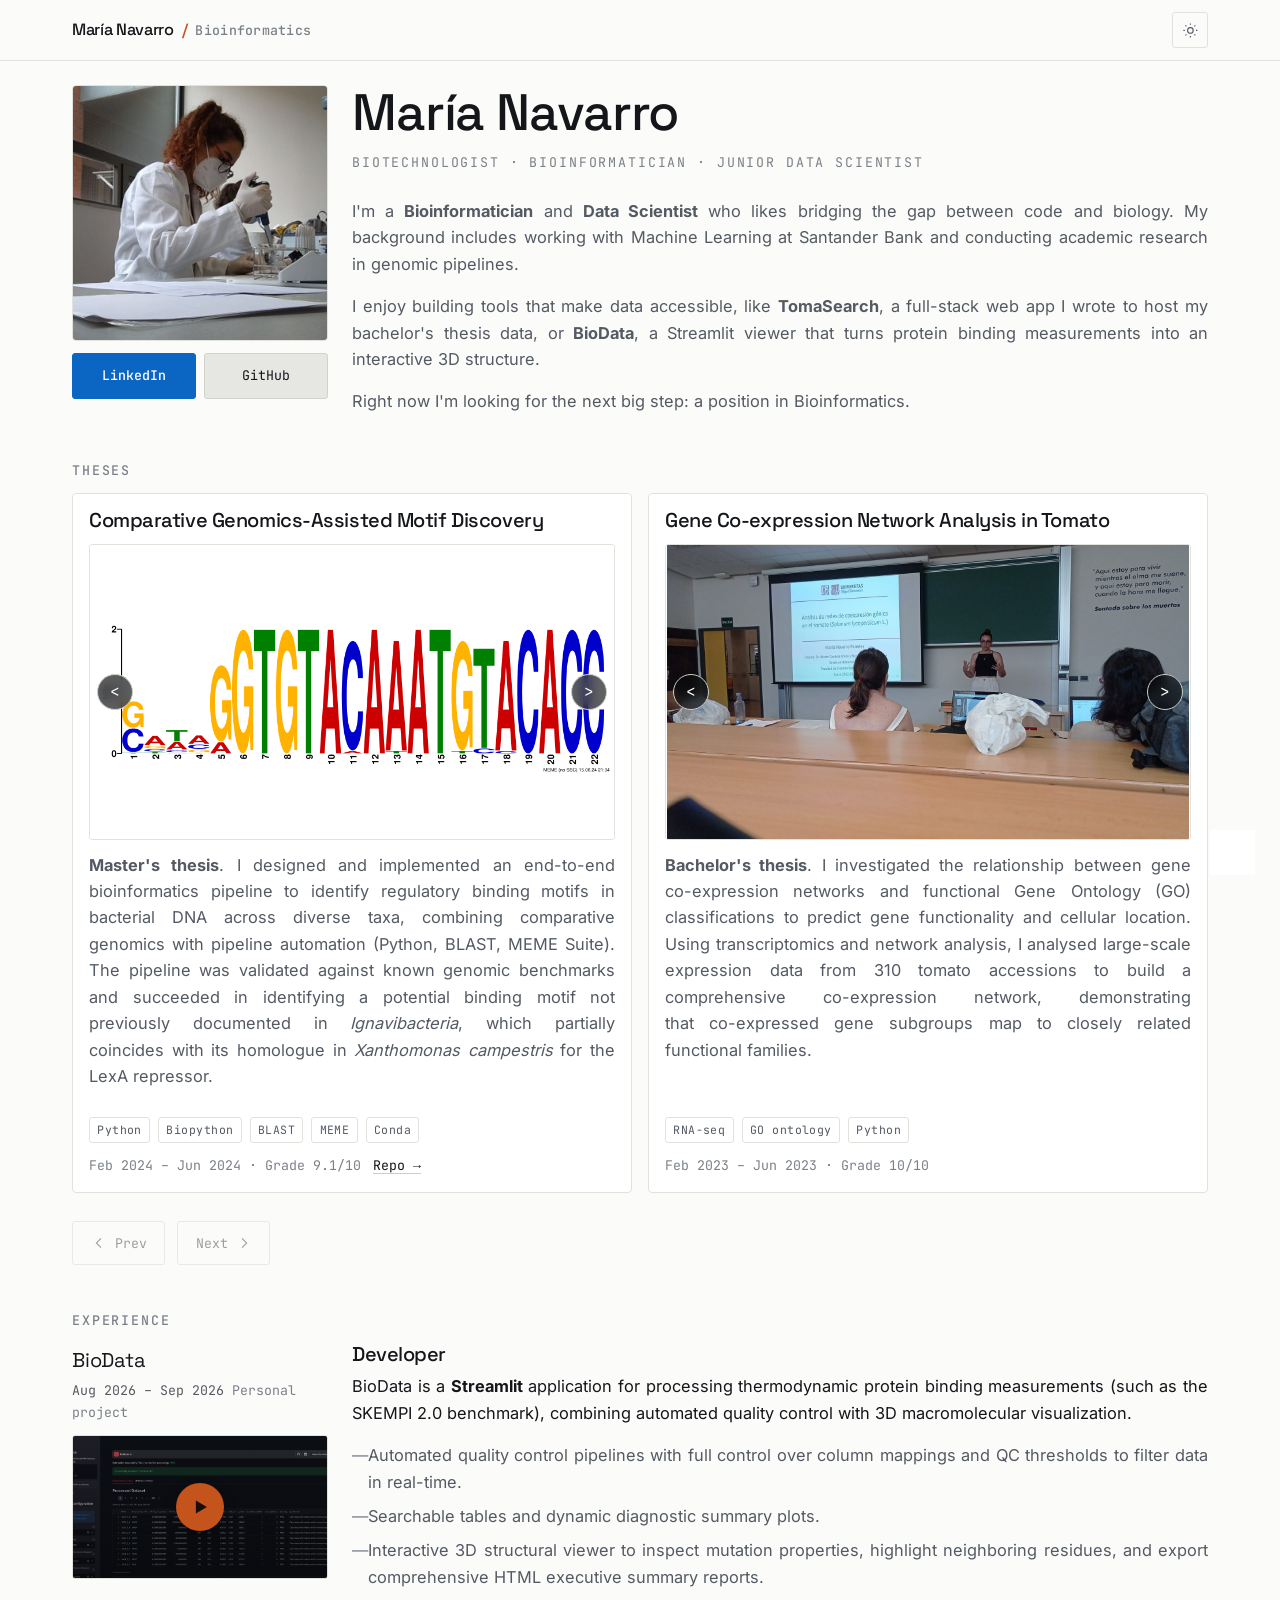
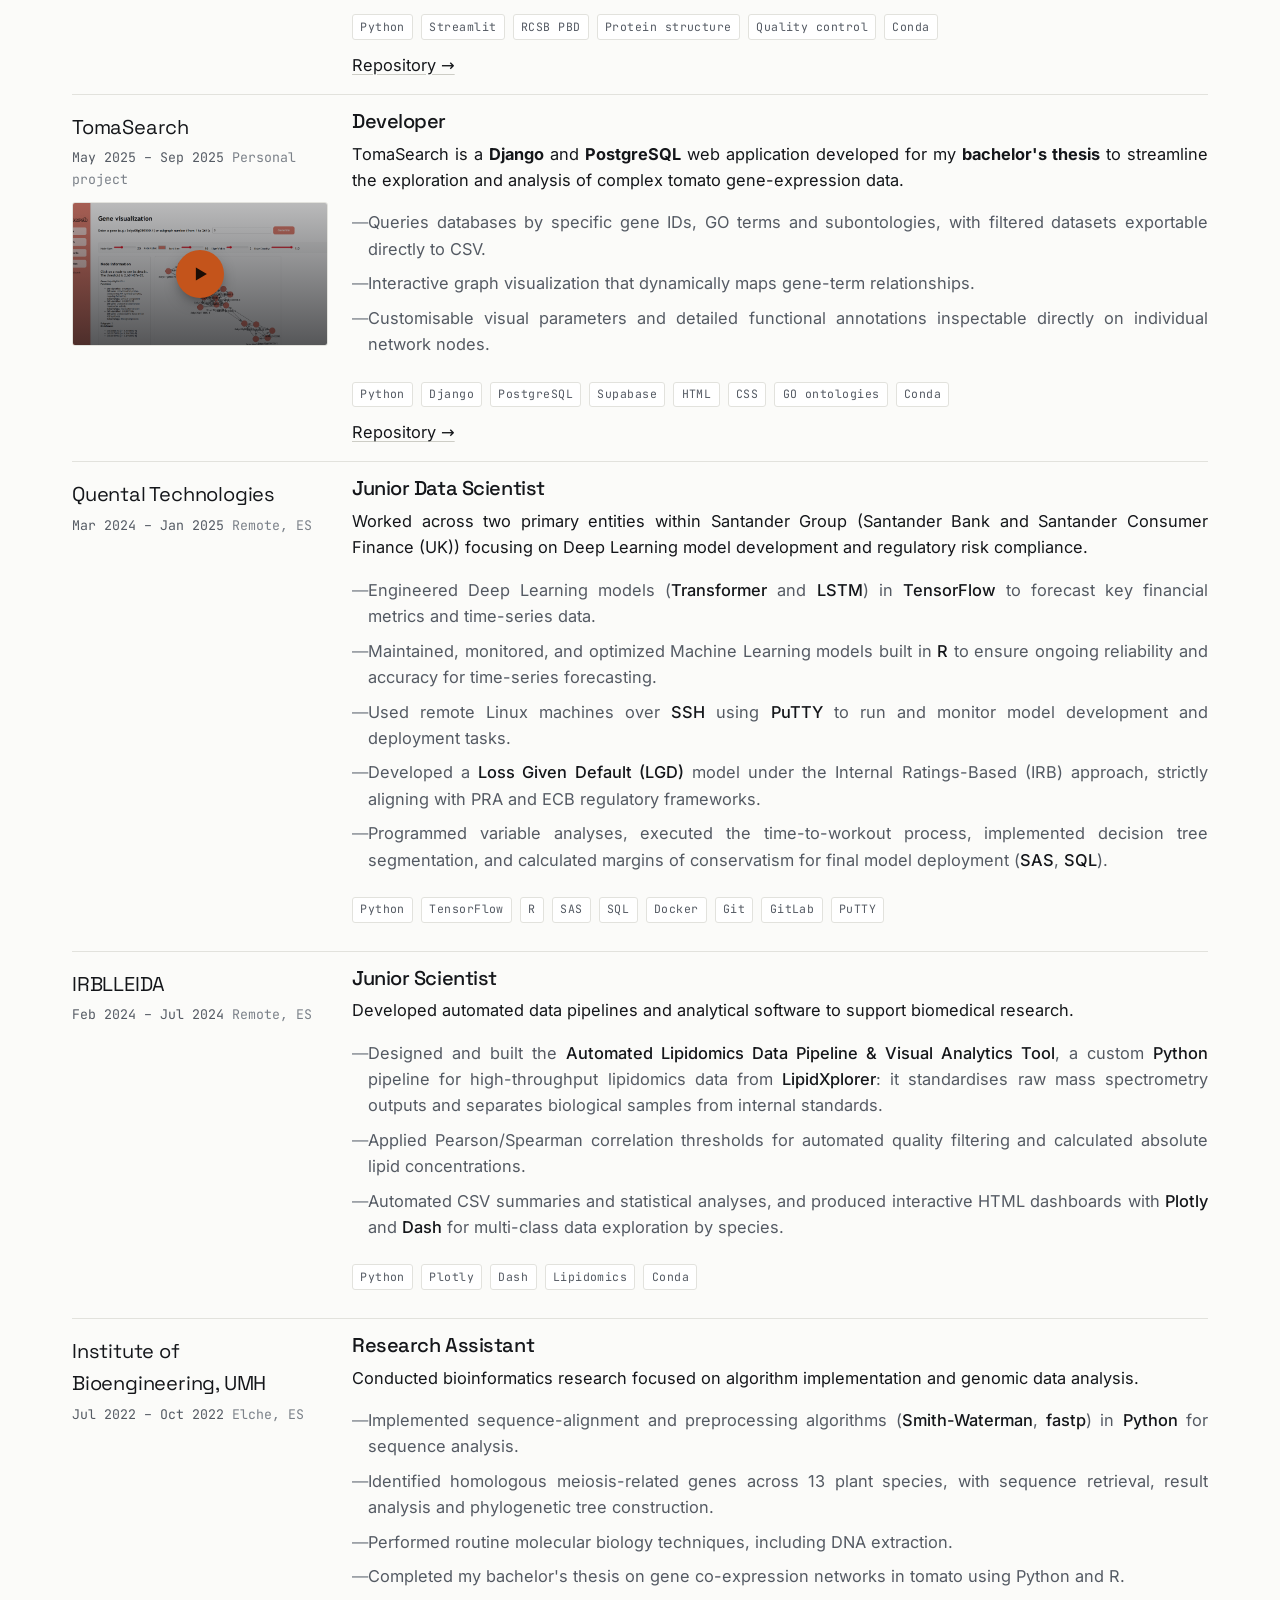
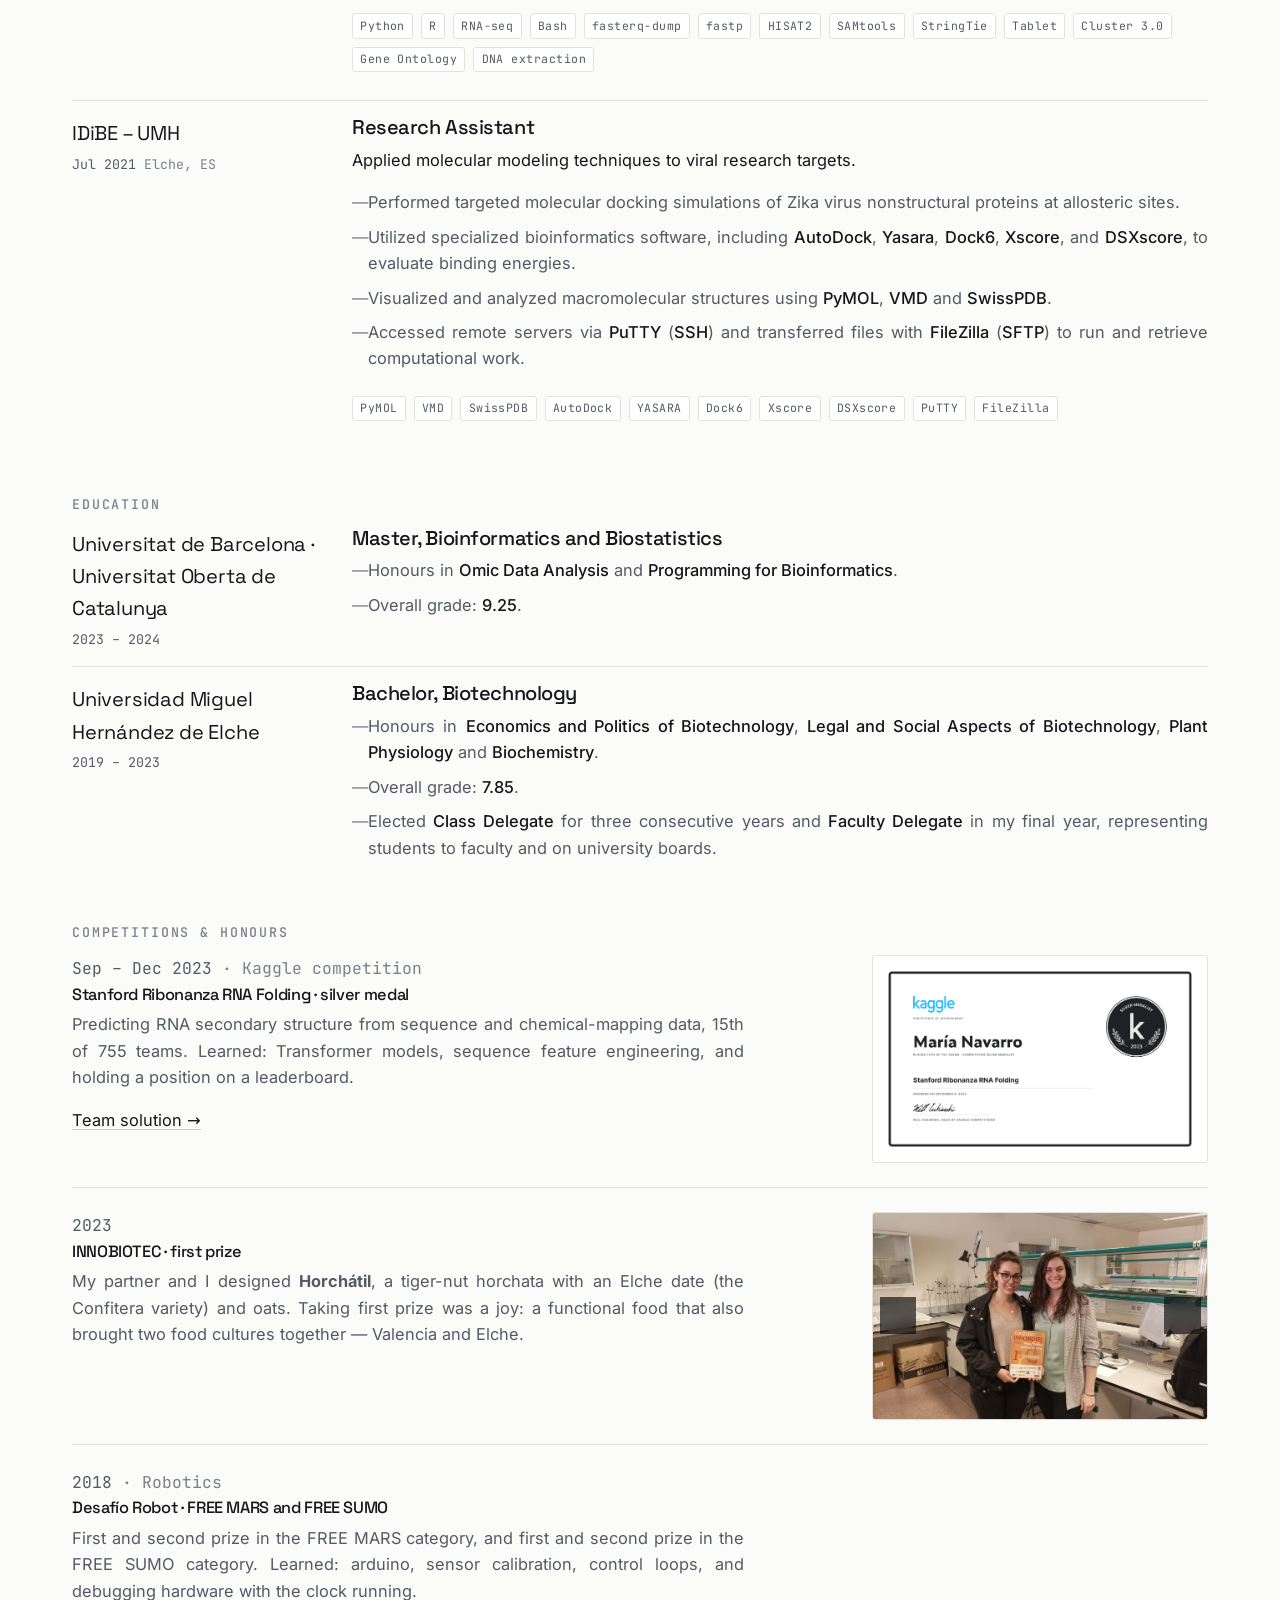
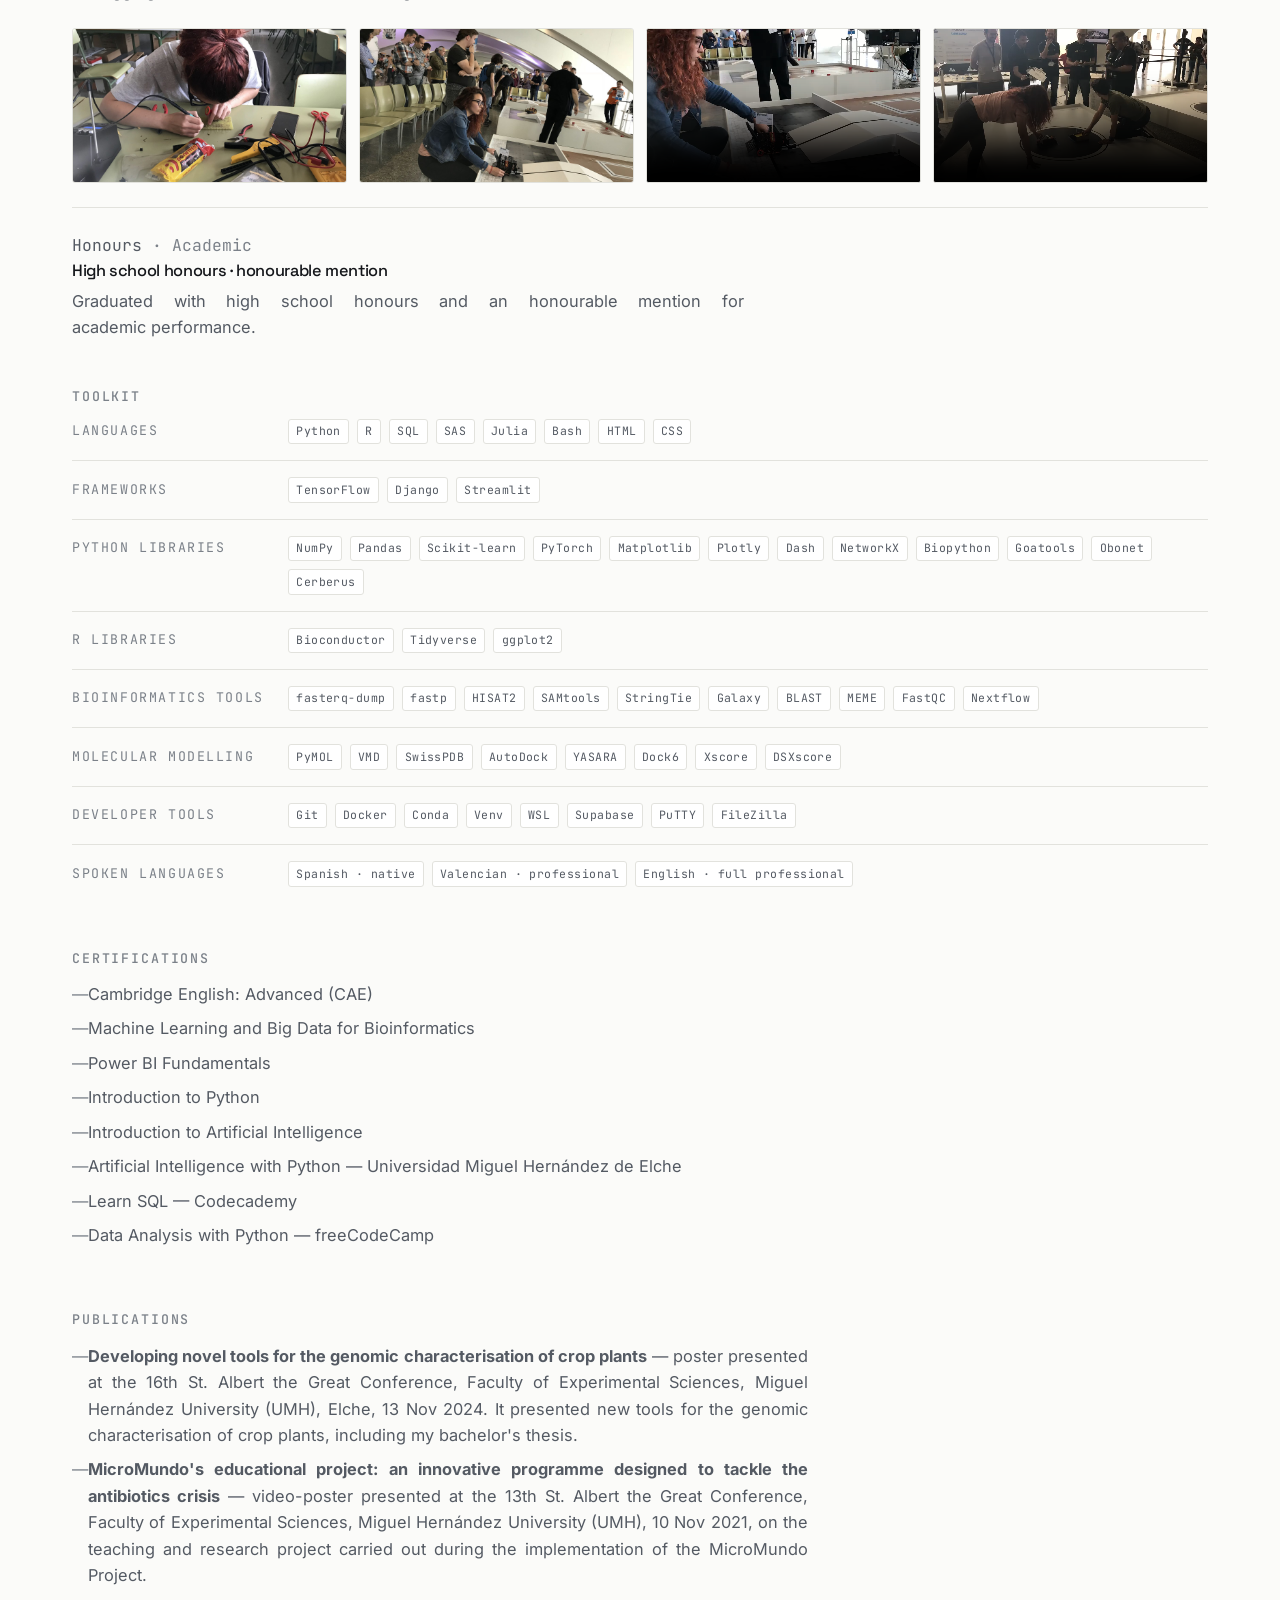
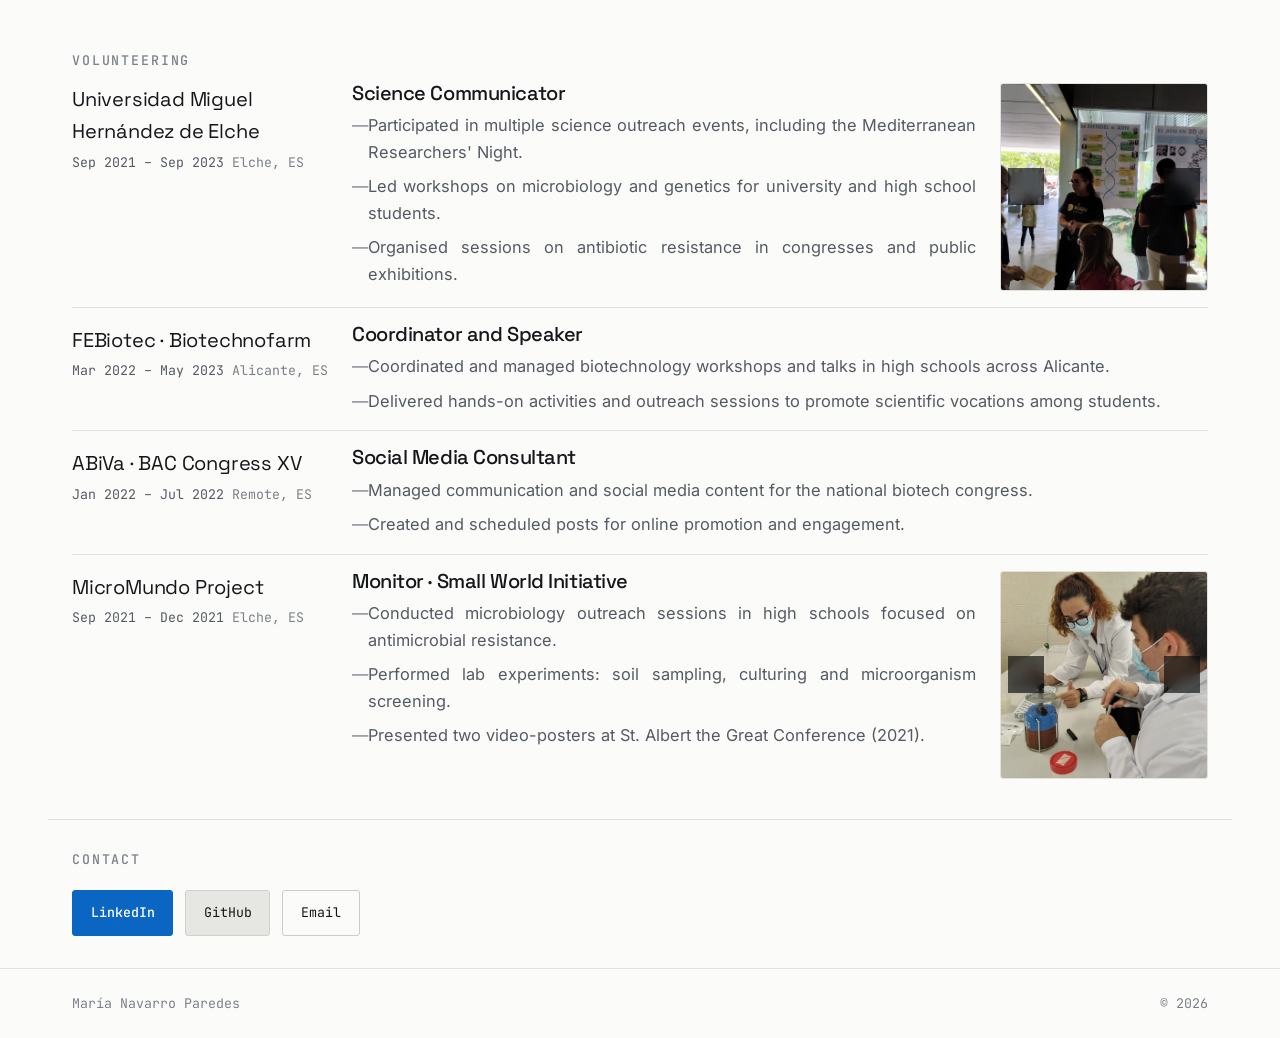
<file: index.html>
<!DOCTYPE html>
<html lang="en" data-theme="light">
<head>
<meta charset="utf-8">
<meta name="viewport" content="width=device-width, initial-scale=1">
<title>María Navarro — Bioinformatician &amp; Data Scientist</title>
<meta name="description" content="María Navarro Paredes — Data Scientist and Bioinformatician. MSc Bioinformatics &amp; Biostatistics, BSc Biotechnology. Python, R, SQL, machine learning and genomic pipelines.">
<meta name="author" content="María Navarro Paredes">
<link rel="canonical" href="https://manaves.github.io/portfolio/">

<meta property="og:type" content="profile">
<meta property="og:title" content="María Navarro — Bioinformatician &amp; Data Scientist">
<meta property="og:description" content="Bioinformatician and Data Scientist bridging the gap between code and biology.">
<meta property="og:url" content="https://manaves.github.io/portfolio/">
<meta property="og:image" content="https://manaves.github.io/portfolio/assets/img/maria.jpg">
<meta name="twitter:card" content="summary_large_image">

<link rel="icon" href="assets/img/favicon.svg" type="image/svg+xml">
<link rel="stylesheet" href="assets/css/fonts.css">
<link rel="stylesheet" href="assets/css/site.css?v=8">

<script type="application/ld+json">
{
  "@context": "https://schema.org",
  "@type": "Person",
  "name": "María Navarro Paredes",
  "alternateName": "María Navarro",
  "jobTitle": "Bioinformatician & Data Scientist",
  "url": "https://manaves.github.io/portfolio/",
  "image": "https://manaves.github.io/portfolio/assets/img/maria.jpg",
  "email": "mailto:navarroparedesmaria@gmail.com",
  "sameAs": [
    "https://github.com/manaves",
    "https://www.linkedin.com/in/maria-navarro-paredes/"
  ],
  "alumniOf": ["Universitat Oberta de Catalunya", "University of Barcelona", "Universidad Miguel Hernández de Elche"],
  "knowsAbout": ["Bioinformatics", "Biostatistics", "Biotechnology", "Data Science", "Python", "R", "SQL", "Machine Learning"]
}
</script>
</head>
<body>
<a class="skip" href="#main">Skip to content</a>

<header class="site-header">
  <div class="shell">
    <a class="brand" href="index.html">
      María Navarro <span class="brand-dot" aria-hidden="true">/</span>
      <span class="brand-meta">Bioinformatics</span>
    </a>
    <button class="icon-btn" id="theme-toggle" type="button" aria-label="Switch to dark theme" title="Switch theme">
      <svg class="icon-moon" viewBox="0 0 24 24" fill="none" stroke="currentColor" stroke-width="1.6" aria-hidden="true"><path d="M21 12.8A9 9 0 1 1 11.2 3a7 7 0 0 0 9.8 9.8Z"/></svg>
      <svg class="icon-sun" viewBox="0 0 24 24" fill="none" stroke="currentColor" stroke-width="1.6" aria-hidden="true"><circle cx="12" cy="12" r="4"/><path d="M12 2v2M12 20v2M4.9 4.9l1.4 1.4M17.7 17.7l1.4 1.4M2 12h2M20 12h2M4.9 19.1l1.4-1.4M17.7 6.3l1.4-1.4"/></svg>
    </button>
  </div>
</header>

<main id="main">

  <!-- ------------------------------------------------------- who I am -->
  <section class="hero-simple shell">
    <div class="hero-inner">
      <div class="hero-photo">
        <figure class="portrait reveal">
          <img src="assets/img/maria.jpg" alt="María Navarro" width="640" height="640">
        </figure>
        <div class="cta-row hero-social">
          <a class="btn btn--linkedin" href="https://www.linkedin.com/in/maria-navarro-paredes/" target="_blank" rel="me noopener">LinkedIn</a>
          <a class="btn btn--github" href="https://github.com/manaves" target="_blank" rel="me noopener">GitHub</a>
        </div>
      </div>

      <div>
        <h1>María Navarro</h1>
        <p class="hero-role">Biotechnologist · Bioinformatician · Junior Data Scientist</p>
        <p class="hero-bio">
          I'm a <strong>Bioinformatician</strong> and <strong>Data Scientist</strong> who likes bridging the gap between code and
          biology. My background includes working with Machine Learning at Santander Bank and conducting academic research in genomic pipelines.
        </p>
        <p class="hero-bio">
          I enjoy building tools that make data accessible, like <strong>TomaSearch</strong>, a full-stack web app I
          wrote to host my bachelor's thesis data, or <strong>BioData</strong>, a Streamlit viewer that turns protein binding
          measurements into an interactive 3D structure.
        </p>
        <p class="hero-bio">
          Right now I'm looking for the next big step: a position in Bioinformatics.
        </p>
      </div>
    </div>
  </section>

  <!-- -------------------------------------------------------- projects -->
  <section class="section shell" id="projects">
    <div class="section-head">
      <h2 class="eyebrow">Theses</h2>
    </div>

    <div class="carousel" data-carousel>
      <div class="carousel-track" id="projects-track" tabindex="0" role="group" aria-label="Projects, horizontally scrollable">

        <article class="card">
          <h3><a href="https://github.com/ErillLab/CAG-MD" target="_blank" rel="noopener">Comparative Genomics-Assisted Motif Discovery</a></h3>
          <div class="gallery" data-gallery tabindex="0" role="group" aria-label="Master's thesis pictures">
            <div class="gallery-viewport">
              <figure class="gallery-slide is-active">
                <img src="assets/img/projects/TFM.png" alt="A figure from my master's thesis on comparative genomics-assisted motif discovery" width="907" height="283" loading="lazy">
              </figure>
              <figure class="gallery-slide">
                <img src="assets/img/projects/TFM2.png" alt="A second figure from my master's thesis on comparative genomics-assisted motif discovery" width="907" height="283" loading="lazy">
              </figure>
            </div>
            <button class="gallery-btn gallery-prev" type="button" aria-label="Previous image">&lt;</button>
            <button class="gallery-btn gallery-next" type="button" aria-label="Next image">&gt;</button>
          </div>
          <p><strong>Master's thesis</strong>. I designed and implemented an end-to-end bioinformatics pipeline to identify regulatory binding motifs in bacterial DNA across diverse taxa, combining comparative genomics with pipeline automation (Python, BLAST, MEME Suite). The pipeline was validated against known genomic benchmarks and succeeded in identifying a potential binding motif not previously documented in <em>Ignavibacteria</em>, which partially coincides with its homologue in <em>Xanthomonas campestris</em> for the LexA repressor.</p>
          <div class="tags"><span class="tag">Python</span><span class="tag">Biopython</span><span class="tag">BLAST</span><span class="tag">MEME</span><span class="tag">Conda</span></div>
          <p class="card-foot"><span class="card-date">Feb 2024 – Jun 2024 · Grade 9.1/10</span><a href="https://github.com/ErillLab/CAG-MD" target="_blank" rel="noopener">Repo &rarr;</a></p>
        </article>

        <article class="card">
          <h3>Gene Co-expression Network Analysis in Tomato</h3>
          <div class="gallery" data-gallery tabindex="0" role="group" aria-label="Bachelor's thesis pictures">
            <div class="gallery-viewport">
              <figure class="gallery-slide is-active">
                <img src="assets/img/projects/TFG.jpg" alt="María presenting her bachelor's thesis on gene co-expression in tomato" width="1600" height="900" loading="lazy">
              </figure>
              <figure class="gallery-slide">
                <img src="assets/img/projects/TFG2.png" alt="A figure from my bachelor's thesis on gene co-expression in tomato" width="511" height="415" loading="lazy">
              </figure>
            </div>
            <button class="gallery-btn gallery-prev" type="button" aria-label="Previous image">&lt;</button>
            <button class="gallery-btn gallery-next" type="button" aria-label="Next image">&gt;</button>
          </div>
          <p><strong>Bachelor's thesis</strong>. I investigated the relationship between gene co-expression networks and functional Gene Ontology (GO) classifications to predict gene functionality and cellular location. Using transcriptomics and network analysis, I analysed large-scale expression data from 310 tomato accessions to build a comprehensive co-expression network, demonstrating that co-expressed gene subgroups map to closely related functional families.</p>
          <div class="tags"><span class="tag">RNA-seq</span><span class="tag">GO ontology</span><span class="tag">Python</span></div>
          <p class="card-foot"><span class="card-date">Feb 2023 – Jun 2023 · Grade 10/10</span></p>
        </article>

      </div>

      <div class="carousel-nav">
        <button class="btn" id="carousel-prev" type="button" aria-label="Previous project">
          <svg viewBox="0 0 24 24" fill="none" stroke="currentColor" stroke-width="1.6" aria-hidden="true"><path d="M15 5l-7 7 7 7"/></svg>
          Prev
        </button>
        <button class="btn" id="carousel-next" type="button" aria-label="Next project">
          Next
          <svg viewBox="0 0 24 24" fill="none" stroke="currentColor" stroke-width="1.6" aria-hidden="true"><path d="M9 5l7 7-7 7"/></svg>
        </button>
      </div>
    </div>
  </section>

  <!-- ------------------------------------------------------ experience -->
  <section class="section shell" id="experience">
    <div class="section-head">
      <h2 class="eyebrow">Experience</h2>
    </div>

    <div class="timeline">
      <article class="job reveal">
        <div class="job-meta">
          <span class="job-company">BioData</span>
          <span class="job-dates">Aug 2026 – Sep 2026</span>
          <span class="job-place">Personal project</span>
          <div class="video-facade" data-yt="TMHYZopYMJQ" data-yt-title="BioData QC and 3D Viewer — demo">
            <img src="assets/img/projects/BioData.png" alt="Preview of the BioData QC demo video" width="1919" height="940" loading="lazy">
            <button class="video-play" type="button" aria-label="Play the BioData QC demo video"></button>
          </div>
        </div>
        <div>
          <h4>Developer</h4>
          <p>BioData is a <strong>Streamlit</strong> application for processing thermodynamic protein binding measurements (such as the SKEMPI 2.0 benchmark), combining automated quality control with 3D macromolecular visualization.</p>
          <ul>
            <li>Automated quality control pipelines with full control over column mappings and QC thresholds to filter data in real-time.</li>
            <li>Searchable tables and dynamic diagnostic summary plots.</li>
            <li>Interactive 3D structural viewer to inspect mutation properties, highlight neighboring residues, and export comprehensive HTML executive summary reports.</li>
          </ul>
          <div class="tags"><span class="tag">Python</span><span class="tag">Streamlit</span><span class="tag">RCSB PBD</span><span class="tag">Protein structure</span><span class="tag">Quality control</span><span class="tag">Conda</span></div>
          <p><a href="https://github.com/manaves/BioData-QC" target="_blank" rel="noopener">Repository &rarr;</a></p>
        </div>
      </article>

      <article class="job reveal">
        <div class="job-meta">
          <span class="job-company">TomaSearch</span>
          <span class="job-dates">May 2025 – Sep 2025</span>
          <span class="job-place">Personal project</span>
          <div class="video-facade" data-yt="sicuC1XOn84" data-yt-title="TomaSearch — demo">
            <img src="assets/img/projects/TomaSearch.png" alt="Preview of the TomaSearch demo video" width="1896" height="904" loading="lazy">
            <button class="video-play" type="button" aria-label="Play the TomaSearch demo video"></button>
          </div>
        </div>
        <div>
          <h4>Developer</h4>
          <p>TomaSearch is a <strong>Django</strong> and <strong>PostgreSQL</strong> web application developed for my <strong>bachelor's thesis</strong> to streamline the exploration and analysis of complex tomato gene-expression data.</p>
          <ul>
            <li>Queries databases by specific gene IDs, GO terms and subontologies, with filtered datasets exportable directly to CSV.</li>
            <li>Interactive graph visualization that dynamically maps gene-term relationships.</li>
            <li>Customisable visual parameters and detailed functional annotations inspectable directly on individual network nodes.</li>
          </ul>
          <div class="tags"><span class="tag">Python</span><span class="tag">Django</span><span class="tag">PostgreSQL</span><span class="tag">Supabase</span><span class="tag">HTML</span><span class="tag">CSS</span><span class="tag">GO ontologies</span><span class="tag">Conda</span></div>
          <p><a href="https://github.com/manaves/tomasearch" target="_blank" rel="noopener">Repository &rarr;</a></p>
        </div>
      </article>

      <article class="job reveal">
        <div class="job-meta">
          <span class="job-company">Quental Technologies</span>
          <span class="job-dates">Mar 2024 – Jan 2025</span>
          <span class="job-place">Remote, ES</span>
        </div>
        <div>
          <h4>Junior Data Scientist</h4>
          <p>Worked across two primary entities within Santander Group (Santander Bank and Santander Consumer Finance (UK)) focusing on Deep Learning model development and regulatory risk compliance.</p>
          <ul>
            <li>Engineered Deep Learning models (<strong>Transformer</strong> and <strong>LSTM</strong>) in <strong>TensorFlow</strong> to forecast key financial metrics and time-series data.</li>
            <li>Maintained, monitored, and optimized Machine Learning models built in <strong>R</strong> to ensure ongoing reliability and accuracy for time-series forecasting.</li>
            <li>Used remote Linux machines over <strong>SSH</strong> using <strong>PuTTY</strong> to run and monitor model development and deployment tasks.</li>
            <li>Developed a <strong>Loss Given Default (LGD)</strong> model under the Internal Ratings-Based (IRB) approach, strictly aligning with PRA and ECB regulatory frameworks.</li>
            <li>Programmed variable analyses, executed the time-to-workout process, implemented decision tree segmentation, and calculated margins of conservatism for final model deployment (<strong>SAS</strong>, <strong>SQL</strong>).</li>
          </ul>
          <p></p>
          <div class="tags"><span class="tag">Python</span><span class="tag">TensorFlow</span><span class="tag">R</span><span class="tag">SAS</span><span class="tag">SQL</span><span class="tag">Docker</span><span class="tag">Git</span><span class="tag">GitLab</span><span class="tag">PuTTY</span></div>
        </div>
      </article>

      <article class="job reveal">
        <div class="job-meta">
          <span class="job-company">IRBLLEIDA</span>
          <span class="job-dates">Feb 2024 – Jul 2024</span>
          <span class="job-place">Remote, ES</span>
        </div>
        <div>
          <h4>Junior Scientist</h4>
          <p>Developed automated data pipelines and analytical software to support biomedical research.</p>
          <ul>
            <li>Designed and built the <strong>Automated Lipidomics Data Pipeline &amp; Visual Analytics Tool</strong>, a custom <strong>Python</strong> pipeline for high-throughput lipidomics data from <strong>LipidXplorer</strong>: it standardises raw mass spectrometry outputs and separates biological samples from internal standards.</li>
            <li>Applied Pearson/Spearman correlation thresholds for automated quality filtering and calculated absolute lipid concentrations.</li>
            <li>Automated CSV summaries and statistical analyses, and produced interactive HTML dashboards with <strong>Plotly</strong> and <strong>Dash</strong> for multi-class data exploration by species.</li>
          </ul>
          <div class="tags"><span class="tag">Python</span><span class="tag">Plotly</span><span class="tag">Dash</span><span class="tag">Lipidomics</span><span class="tag">Conda</span></div>
        </div>
      </article>

      <article class="job reveal">
        <div class="job-meta">
          <span class="job-company">Institute of Bioengineering, UMH</span>
          <span class="job-dates">Jul 2022 – Oct 2022</span>
          <span class="job-place">Elche, ES</span>
        </div>
        <div>
          <h4>Research Assistant</h4>
          <p>Conducted bioinformatics research focused on algorithm implementation and genomic data analysis.</p>
          <ul>
            <li>Implemented sequence-alignment and preprocessing algorithms (<strong>Smith-Waterman</strong>, <strong>fastp</strong>) in <strong>Python</strong> for sequence analysis.</li>
            <li>Identified homologous meiosis-related genes across 13 plant species, with sequence retrieval, result analysis and phylogenetic tree construction.</li>
            <li>Performed routine molecular biology techniques, including DNA extraction.</li>
            <li>Completed my bachelor's thesis on gene co-expression networks in tomato using Python and R.</li>
          </ul>
          <div class="tags"><span class="tag">Python</span><span class="tag">R</span><span class="tag">RNA-seq</span><span class="tag">Bash</span><span class="tag">fasterq-dump</span><span class="tag">fastp</span><span class="tag">HISAT2</span><span class="tag">SAMtools</span><span class="tag">StringTie</span><span class="tag">Tablet</span><span class="tag">Cluster 3.0</span><span class="tag">Gene Ontology</span><span class="tag">DNA extraction</span></div>
        </div>
      </article>

      <article class="job reveal">
        <div class="job-meta">
          <span class="job-company">IDiBE – UMH</span>
          <span class="job-dates">Jul 2021</span>
          <span class="job-place">Elche, ES</span>
        </div>
        <div>
          <h4>Research Assistant</h4>
          <p>Applied molecular modeling techniques to viral research targets.</p>
          <ul>
            <li>Performed targeted molecular docking simulations of Zika virus nonstructural proteins at allosteric sites.</li>
            <li>Utilized specialized bioinformatics software, including <strong>AutoDock</strong>, <strong>Yasara</strong>, <strong>Dock6</strong>, <strong>Xscore</strong>, and <strong>DSXscore</strong>, to evaluate binding energies.</li>
            <li>Visualized and analyzed macromolecular structures using <strong>PyMOL</strong>, <strong>VMD</strong> and <strong>SwissPDB</strong>.</li>
            <li>Accessed remote servers via <strong>PuTTY</strong> (<strong>SSH</strong>) and transferred files with <strong>FileZilla</strong> (<strong>SFTP</strong>) to run and retrieve computational work.</li>
          </ul>
          <div class="tags"><span class="tag">PyMOL</span><span class="tag">VMD</span><span class="tag">SwissPDB</span><span class="tag">AutoDock</span><span class="tag">YASARA</span><span class="tag">Dock6</span><span class="tag">Xscore</span><span class="tag">DSXscore</span><span class="tag">PuTTY</span><span class="tag">FileZilla</span></div>
        </div>
      </article>
    </div>

  </section>

  <!-- -------------------------------------------------------- education -->
  <section class="section shell" id="education">
    <div class="section-head">
      <h2 class="eyebrow">Education</h2>
    </div>

    <div class="timeline">
      <article class="job reveal">
        <div class="job-meta">
          <span class="job-company">Universitat de Barcelona · Universitat Oberta de Catalunya</span>
          <span class="job-dates">2023 – 2024</span>
        </div>
        <div>
          <h4>Master, Bioinformatics and Biostatistics</h4>
          <ul>
            <li>Honours in <strong>Omic Data Analysis</strong> and <strong>Programming for Bioinformatics</strong>.</li>
            <li>Overall grade: <strong>9.25</strong>.</li>
          </ul>
        </div>
      </article>

      <article class="job reveal">
        <div class="job-meta">
          <span class="job-company">Universidad Miguel Hernández de Elche</span>
          <span class="job-dates">2019 – 2023</span>
        </div>
        <div>
          <h4>Bachelor, Biotechnology</h4>
          <ul>
            <li>Honours in <strong>Economics and Politics of Biotechnology</strong>, <strong>Legal and Social Aspects of Biotechnology</strong>, <strong>Plant Physiology</strong> and <strong>Biochemistry</strong>.</li>
            <li>Overall grade: <strong>7.85</strong>.</li>
            <li>Elected <strong>Class Delegate</strong> for three consecutive years and <strong>Faculty Delegate</strong> in my final year, representing students to faculty and on university boards.</li>
          </ul>
        </div>
      </article>
    </div>
  </section>

  <!-- ---------------------------------------------------- competitions -->
  <section class="section shell" id="competitions">
    <div class="section-head">
      <h2 class="eyebrow">Competitions &amp; honours</h2>
    </div>

    <div class="comp-list">
      <article class="comp-row reveal">
        <div>
          <p class="comp-date">Sep – Dec 2023<span> · Kaggle competition</span></p>
          <h3>Stanford Ribonanza RNA Folding · silver medal</h3>
          <p>Predicting RNA secondary structure from sequence and chemical-mapping data, 15th of 755 teams. Learned: Transformer models, sequence feature engineering, and holding a position on a leaderboard.</p>
          <p><a href="https://sl1nk.com/kbcv6q4" target="_blank" rel="noopener">Team solution &rarr;</a></p>
        </div>
        <figure class="comp-media">
          <img src="assets/img/ribonanza-medal.png" alt="Kaggle certificate of achievement: 15th of 755 teams, competition silver medallist." width="1600" height="987" loading="lazy">
        </figure>
      </article>
      <article class="comp-row reveal">
        <div>
          <p class="comp-date">2023</p>
          <h3>INNOBIOTEC · first prize</h3>
          <p>My partner and I designed <strong>Horchátil</strong>, a tiger-nut horchata with an Elche date (the Confitera variety) and oats. Taking first prize was a joy: a functional food that also brought two food cultures together — Valencia and Elche.</p>
        </div>
        <figure class="comp-media">
          <div class="gallery gallery--cert" data-gallery tabindex="0" role="group" aria-label="Innobiotec pictures">
            <div class="gallery-viewport">
              <figure class="gallery-slide is-active">
                <img src="assets/img/competitions/innobiotec.jpg" alt="The Horchátil team at the Innobiotec competition" width="1600" height="1197" loading="lazy">
              </figure>
              <figure class="gallery-slide">
                <img src="assets/img/competitions/innobiotec2.jpg" alt="Presenting Horchátil at the Innobiotec competition" width="1200" height="1600" loading="lazy">
              </figure>
            </div>
            <button class="gallery-btn gallery-prev" type="button" aria-label="Previous image">&lt;</button>
            <button class="gallery-btn gallery-next" type="button" aria-label="Next image">&gt;</button>
          </div>
        </figure>
      </article>
      <article class="comp-row comp-row--strip reveal">
        <div>
          <p class="comp-date">2018<span> · Robotics</span></p>
          <h3>Desafío Robot · FREE MARS and FREE SUMO</h3>
          <p>First and second prize in the FREE MARS category, and first and second prize in the FREE SUMO category. Learned: arduino, sensor calibration, control loops, and debugging hardware with the clock running.</p>
        </div>
        <figure class="comp-media">
          <div class="media-strip">
            <figure class="media-item">
              <img src="assets/img/competitions/DR2018.jpg" alt="Desafío Robot 2018: the competition day" width="1600" height="1200" loading="lazy">
            </figure>
            <figure class="media-item">
              <img src="assets/img/competitions/DR2018-2.jpg" alt="Desafío Robot 2018: another moment from the competition" width="1600" height="1200" loading="lazy">
            </figure>
            <figure class="media-item">
              <video controls preload="metadata" playsinline aria-label="Desafío Robot 2018: a run through the circuit.">
                <source src="assets/video/desafio-robot-2018.webm" type="video/webm">
                <source src="assets/video/desafio-robot-2018.mp4" type="video/mp4">
                Your browser cannot play this video. <a href="assets/video/desafio-robot-2018.mp4">Download it</a>.
              </video>
            </figure>
            <figure class="media-item">
              <video controls preload="metadata" playsinline aria-label="Desafío Robot 2018: a second, shorter run.">
                <source src="assets/video/desafio-robot-2018-2.webm" type="video/webm">
                <source src="assets/video/desafio-robot-2018-2.mp4" type="video/mp4">
                Your browser cannot play this video. <a href="assets/video/desafio-robot-2018-2.mp4">Download it</a>.
              </video>
            </figure>
          </div>
        </figure>
      </article>
      <article class="comp-row reveal">
        <div>
          <p class="comp-date">Honours<span> · Academic</span></p>
          <h3>High school honours · honourable mention</h3>
          <p>Graduated with high school honours and an honourable mention for academic performance.</p>
        </div>
      </article>
    </div>
  </section>

  <!-- -------------------------------------------------------- toolkit -->
  <section class="section shell" id="toolkit">
    <div class="section-head">
      <h2 class="eyebrow">Toolkit</h2>
    </div>
    <div class="skill-rows">
      <div class="skill-row reveal">
        <h4>Languages</h4>
        <div class="tags"><span class="tag">Python</span><span class="tag">R</span><span class="tag">SQL</span><span class="tag">SAS</span><span class="tag">Julia</span><span class="tag">Bash</span><span class="tag">HTML</span><span class="tag">CSS</span></div>
      </div>
      <div class="skill-row reveal">
        <h4>Frameworks</h4>
        <div class="tags"><span class="tag">TensorFlow</span><span class="tag">Django</span><span class="tag">Streamlit</span></div>
      </div>
      <div class="skill-row reveal">
        <h4>Python libraries</h4>
        <div class="tags"><span class="tag">NumPy</span><span class="tag">Pandas</span><span class="tag">Scikit-learn</span><span class="tag">PyTorch</span><span class="tag">Matplotlib</span><span class="tag">Plotly</span><span class="tag">Dash</span><span class="tag">NetworkX</span><span class="tag">Biopython</span><span class="tag">Goatools</span><span class="tag">Obonet</span><span class="tag">Cerberus</span></div>
      </div>
      <div class="skill-row reveal">
        <h4>R libraries</h4>
        <div class="tags"><span class="tag">Bioconductor</span><span class="tag">Tidyverse</span><span class="tag">ggplot2</span></div>
      </div>
      <div class="skill-row reveal">
        <h4>Bioinformatics tools</h4>
        <div class="tags"><span class="tag">fasterq-dump</span><span class="tag">fastp</span><span class="tag">HISAT2</span><span class="tag">SAMtools</span><span class="tag">StringTie</span><span class="tag">Galaxy</span><span class="tag">BLAST</span><span class="tag">MEME</span><span class="tag">FastQC</span><span class="tag">Nextflow</span></div>
      </div>
      <div class="skill-row reveal">
        <h4>Molecular modelling</h4>
        <div class="tags"><span class="tag">PyMOL</span><span class="tag">VMD</span><span class="tag">SwissPDB</span><span class="tag">AutoDock</span><span class="tag">YASARA</span><span class="tag">Dock6</span><span class="tag">Xscore</span><span class="tag">DSXscore</span></div>
      </div>
      <div class="skill-row reveal">
        <h4>Developer tools</h4>
        <div class="tags"><span class="tag">Git</span><span class="tag">Docker</span><span class="tag">Conda</span><span class="tag">Venv</span><span class="tag">WSL</span><span class="tag">Supabase</span><span class="tag">PuTTY</span><span class="tag">FileZilla</span></div>
      </div>
      <div class="skill-row reveal">
        <h4>Spoken languages</h4>
        <div class="tags"><span class="tag">Spanish · native</span><span class="tag">Valencian · professional</span><span class="tag">English · full professional</span></div>
      </div>
    </div>
  </section>

  <!-- --------------------------------------------------- certifications -->
  <section class="section shell" id="certifications">
    <div class="section-head">
      <h2 class="eyebrow">Certifications</h2>
    </div>
    <div class="prose">
      <ul>
        <li>Cambridge English: Advanced (CAE)</li>
        <li>Machine Learning and Big Data for Bioinformatics</li>
        <li>Power BI Fundamentals</li>
        <li>Introduction to Python</li>
        <li>Introduction to Artificial Intelligence</li>
        <li>Artificial Intelligence with Python — Universidad Miguel Hernández de Elche</li>
        <li>Learn SQL — Codecademy</li>
        <li>Data Analysis with Python — freeCodeCamp</li>
      </ul>
    </div>
  </section>

  <!-- ----------------------------------------------------- publications -->
  <section class="section shell" id="publications">
    <div class="section-head">
      <h2 class="eyebrow">Publications</h2>
    </div>
    <div class="prose">
      <ul>
        <li><strong>Developing novel tools for the genomic characterisation of crop plants</strong> — poster presented at the 16th St. Albert the Great Conference, Faculty of Experimental Sciences, Miguel Hernández University (UMH), Elche, 13 Nov 2024. It presented new tools for the genomic characterisation of crop plants, including my bachelor's thesis.</li>
        <li><strong>MicroMundo's educational project: an innovative programme designed to tackle the antibiotics crisis</strong> — video-poster presented at the 13th St. Albert the Great Conference, Faculty of Experimental Sciences, Miguel Hernández University (UMH), 10 Nov 2021, on the teaching and research project carried out during the implementation of the MicroMundo Project.</li>
      </ul>
    </div>
  </section>

  <!-- ----------------------------------------------------- volunteering -->
  <section class="section shell" id="volunteering">
    <div class="section-head">
      <h2 class="eyebrow">Volunteering</h2>
    </div>

    <div class="timeline">
      <article class="job job--media reveal">
        <div class="job-meta">
          <span class="job-company">Universidad Miguel Hernández de Elche</span>
          <span class="job-dates">Sep 2021 – Sep 2023</span>
          <span class="job-place">Elche, ES</span>
        </div>
        <div>
          <h4>Science Communicator</h4>
          <ul>
            <li>Participated in multiple science outreach events, including the Mediterranean Researchers' Night.</li>
            <li>Led workshops on microbiology and genetics for university and high school students.</li>
            <li>Organised sessions on antibiotic resistance in congresses and public exhibitions.</li>
          </ul>
        </div>
        <figure class="job-media">
          <div class="gallery gallery--media" data-gallery tabindex="0" role="group" aria-label="Science communication pictures">
            <div class="gallery-viewport">
              <figure class="gallery-slide is-active">
                <img src="assets/img/mednight.jpg" alt="Me at the Mediterranean Researchers' Night" width="1600" height="900" loading="lazy">
              </figure>
              <figure class="gallery-slide">
                <img src="assets/img/micromundo2.jpg" alt="Me during a science outreach activity" width="1600" height="898" loading="lazy">
              </figure>
            </div>
            <button class="gallery-btn gallery-prev" type="button" aria-label="Previous image">&lt;</button>
            <button class="gallery-btn gallery-next" type="button" aria-label="Next image">&gt;</button>
          </div>
        </figure>
      </article>

      <article class="job reveal">
        <div class="job-meta">
          <span class="job-company">FEBiotec · Biotechnofarm</span>
          <span class="job-dates">Mar 2022 – May 2023</span>
          <span class="job-place">Alicante, ES</span>
        </div>
        <div>
          <h4>Coordinator and Speaker</h4>
          <ul>
            <li>Coordinated and managed biotechnology workshops and talks in high schools across Alicante.</li>
            <li>Delivered hands-on activities and outreach sessions to promote scientific vocations among students.</li>
          </ul>
        </div>
      </article>

      <article class="job reveal">
        <div class="job-meta">
          <span class="job-company">ABiVa · BAC Congress XV</span>
          <span class="job-dates">Jan 2022 – Jul 2022</span>
          <span class="job-place">Remote, ES</span>
        </div>
        <div>
          <h4>Social Media Consultant</h4>
          <ul>
            <li>Managed communication and social media content for the national biotech congress.</li>
            <li>Created and scheduled posts for online promotion and engagement.</li>
          </ul>
        </div>
      </article>

      <article class="job job--media reveal">
        <div class="job-meta">
          <span class="job-company">MicroMundo Project</span>
          <span class="job-dates">Sep 2021 – Dec 2021</span>
          <span class="job-place">Elche, ES</span>
        </div>
        <div>
          <h4>Monitor · Small World Initiative</h4>
          <ul>
            <li>Conducted microbiology outreach sessions in high schools focused on antimicrobial resistance.</li>
            <li>Performed lab experiments: soil sampling, culturing and microorganism screening.</li>
            <li>Presented two video-posters at St. Albert the Great Conference (2021).</li>
          </ul>
        </div>
        <figure class="job-media">
          <div class="gallery gallery--media" data-gallery tabindex="0" role="group" aria-label="MicroMundo pictures">
            <div class="gallery-viewport">
              <figure class="gallery-slide is-active">
                <img src="assets/img/micromundo.jpg" alt="Me as a MicroMundo monitor in a school" width="1600" height="1197" loading="lazy">
              </figure>
              <figure class="gallery-slide">
                <img src="assets/img/micromundo3.jpg" alt="One of the plaques I made" width="1197" height="1600" loading="lazy">
              </figure>
            </div>
            <button class="gallery-btn gallery-prev" type="button" aria-label="Previous image">&lt;</button>
            <button class="gallery-btn gallery-next" type="button" aria-label="Next image">&gt;</button>
          </div>
        </figure>
      </article>
    </div>
  </section>

  <!-- ---------------------------------------------------------- contact -->
  <section class="contact shell" id="contact">
    <h2 class="eyebrow">Contact</h2>
    <div class="cta-row">
      <a class="btn btn--linkedin" href="https://www.linkedin.com/in/maria-navarro-paredes/" target="_blank" rel="me noopener">LinkedIn</a>
      <a class="btn btn--github" href="https://github.com/manaves" target="_blank" rel="me noopener">GitHub</a>
      <a class="btn" href="mailto:navarroparedesmaria@gmail.com">Email</a>
    </div>
  </section>
</main>

<footer class="site-footer">
  <div class="shell">
    <span>María Navarro Paredes</span>
    <span>© <span data-year>2026</span></span>
  </div>
</footer>


<button class="to-top" type="button" aria-label="Back to top" title="Back to top">
  <svg viewBox="0 0 24 24" fill="none" stroke="currentColor" stroke-width="1.6" stroke-linecap="round" stroke-linejoin="round" aria-hidden="true">
    <path d="M12 19V5M5 12l7-7 7 7"/>
  </svg>
</button>

<script src="assets/js/site.js" defer></script>
</body>
</html>
</file>
<file: assets/css/fonts.css>
/* Self-hosted webfonts — Space Grotesk, Inter and JetBrains Mono (SIL Open Font
   Licence), fetched once from the Google Fonts API and committed here. Keeping them
   same-origin means GitHub Pages serves the fonts with the page, no third-party CDN
   is on the critical path, and first paint never waits on fonts.googleapis.com.

   All three are variable fonts, so one file per subset carries every weight the site
   uses (font-weight is a range below). Subsets: latin + latin-ext. */

@font-face {
  font-family: 'Space Grotesk';
  font-style: normal;
  font-display: swap;
  font-weight: 300 700;
  src: url('../fonts/space-grotesk-400-latin.woff2') format('woff2');
  unicode-range: U+0000-00FF, U+0131, U+0152-0153, U+02BB-02BC, U+02C6, U+02DA, U+02DC, U+0304, U+0308, U+0329, U+2000-206F, U+20AC, U+2122, U+2191, U+2193, U+2212, U+2215, U+FEFF, U+FFFD;
}
@font-face {
  font-family: 'Space Grotesk';
  font-style: normal;
  font-display: swap;
  font-weight: 300 700;
  src: url('../fonts/space-grotesk-400-latin-ext.woff2') format('woff2');
  unicode-range: U+0100-02BA, U+02BD-02C5, U+02C7-02CC, U+02CE-02D7, U+02DD-02FF, U+0304, U+0308, U+0329, U+1D00-1DBF, U+1E00-1E9F, U+1EF2-1EFF, U+2020, U+20A0-20AB, U+20AD-20C0, U+2113, U+2C60-2C7F, U+A720-A7FF;
}
@font-face {
  font-family: 'Inter';
  font-style: normal;
  font-display: swap;
  font-weight: 100 900;
  src: url('../fonts/inter-400-latin.woff2') format('woff2');
  unicode-range: U+0000-00FF, U+0131, U+0152-0153, U+02BB-02BC, U+02C6, U+02DA, U+02DC, U+0304, U+0308, U+0329, U+2000-206F, U+20AC, U+2122, U+2191, U+2193, U+2212, U+2215, U+FEFF, U+FFFD;
}
@font-face {
  font-family: 'Inter';
  font-style: normal;
  font-display: swap;
  font-weight: 100 900;
  src: url('../fonts/inter-400-latin-ext.woff2') format('woff2');
  unicode-range: U+0100-02BA, U+02BD-02C5, U+02C7-02CC, U+02CE-02D7, U+02DD-02FF, U+0304, U+0308, U+0329, U+1D00-1DBF, U+1E00-1E9F, U+1EF2-1EFF, U+2020, U+20A0-20AB, U+20AD-20C0, U+2113, U+2C60-2C7F, U+A720-A7FF;
}
@font-face {
  font-family: 'JetBrains Mono';
  font-style: normal;
  font-display: swap;
  font-weight: 100 800;
  src: url('../fonts/jetbrains-mono-400-latin.woff2') format('woff2');
  unicode-range: U+0000-00FF, U+0131, U+0152-0153, U+02BB-02BC, U+02C6, U+02DA, U+02DC, U+0304, U+0308, U+0329, U+2000-206F, U+20AC, U+2122, U+2191, U+2193, U+2212, U+2215, U+FEFF, U+FFFD;
}
@font-face {
  font-family: 'JetBrains Mono';
  font-style: normal;
  font-display: swap;
  font-weight: 100 800;
  src: url('../fonts/jetbrains-mono-400-latin-ext.woff2') format('woff2');
  unicode-range: U+0100-02BA, U+02BD-02C5, U+02C7-02CC, U+02CE-02D7, U+02DD-02FF, U+0304, U+0308, U+0329, U+1D00-1DBF, U+1E00-1E9F, U+1EF2-1EFF, U+2020, U+20A0-20AB, U+20AD-20C0, U+2113, U+2C60-2C7F, U+A720-A7FF;
}
</file>
<file: assets/css/site.css>
/* ==========================================================================
   María Navarro — portfolio
   Hand-written token system. One accent, monospace for metadata, no framework.
   Light by default; [data-theme="dark"] on <html> for the dark palette.
   ========================================================================== */

:root {
  color-scheme: dark;

  /* Palette — near-black canvas, warm signal amber accent */
  --bg:          #0a0b0d;
  --bg-elev:     #101216;
  --bg-elev-2:   #16191e;
  --line:        #23272e;
  --line-strong: #333942;
  --ink:         #e9ebef;
  --ink-dim:     #a4aab6;
  --ink-faint:   #737a87;
  --accent:      #ff8a4c;
  --accent-ink:  #1a0d05;
  --accent-soft: rgba(255, 138, 76, 0.12);
  --accent-line: rgba(255, 138, 76, 0.32);
  --ok:          #5ec98a;

  /* Type */
  --font-display: "Space Grotesk", "Helvetica Neue", Arial, sans-serif;
  --font-body:    "Inter", system-ui, -apple-system, "Segoe UI", sans-serif;
  --font-mono:    "JetBrains Mono", ui-monospace, "SF Mono", Menlo, Consolas, monospace;

  --step--1: clamp(0.78rem, 0.76rem + 0.1vw, 0.83rem);
  --step-0:  clamp(0.95rem, 0.92rem + 0.15vw, 1.02rem);
  --step-1:  clamp(1.1rem, 1.05rem + 0.3vw, 1.25rem);
  --step-2:  clamp(1.35rem, 1.2rem + 0.7vw, 1.7rem);
  --step-3:  clamp(1.55rem, 1.3rem + 1.2vw, 2.1rem);
  --step-4:  clamp(1.95rem, 1.4rem + 2.4vw, 3.2rem);

  /* Space */
  --sp-1: 0.25rem;
  --sp-2: 0.5rem;
  --sp-3: 0.75rem;
  --sp-4: 1rem;
  --sp-5: 1.5rem;
  --sp-6: 1.5rem;
  --sp-7: 2rem;
  --sp-8: 2.75rem;
  --sp-9: 3.5rem;

  --shell: 74rem;
  --radius: 3px;
  --radius-lg: 4px;

  --shadow: 0 1px 0 rgba(255, 255, 255, 0.02), 0 18px 40px -28px rgba(0, 0, 0, 0.9);
}

[data-theme="light"] {
  color-scheme: light;
  --bg:          #fbfbf9;
  --bg-elev:     #ffffff;
  --bg-elev-2:   #f4f4f1;
  --line:        #e2e2dd;
  --line-strong: #cdcdc6;
  --ink:         #14161a;
  --ink-dim:     #545a63;
  --ink-faint:   #7b8189;
  --accent:      #c4541b;
  --accent-ink:  #ffffff;
  --accent-soft: rgba(196, 84, 27, 0.09);
  --accent-line: rgba(196, 84, 27, 0.3);
  --ok:          #1f7a4d;
  --shadow: 0 1px 0 rgba(20, 22, 26, 0.02), 0 16px 34px -30px rgba(20, 22, 26, 0.35);
}

/* ------------------------------------------------------------------ reset */

*, *::before, *::after { box-sizing: border-box; }

html { -webkit-text-size-adjust: 100%; scroll-behavior: smooth; }
@media (prefers-reduced-motion: reduce) { html { scroll-behavior: auto; } }

body {
  margin: 0;
  background: var(--bg);
  color: var(--ink);
  font-family: var(--font-body);
  font-size: var(--step-0);
  line-height: 1.62;
  -webkit-font-smoothing: antialiased;
  text-rendering: optimizeLegibility;
}

h1, h2, h3, h4 {
  font-family: var(--font-display);
  font-weight: 500;
  line-height: 1.08;
  letter-spacing: -0.022em;
  margin: 0;
  text-wrap: balance;
}

h1 { font-size: var(--step-4); }
h2 { font-size: var(--step-3); }
h3 { font-size: var(--step-2); }
h4 { font-size: var(--step-1); }

p { margin: 0 0 var(--sp-4); text-wrap: pretty; text-align: justify; }
p:last-child { margin-bottom: 0; }
li { text-align: justify; }

a { color: var(--ink); text-decoration-color: var(--line-strong); text-underline-offset: 3px; }
a:hover { text-decoration-color: var(--accent); color: var(--accent); }

ul, ol { margin: 0; padding: 0; }
img, video, svg { max-width: 100%; height: auto; display: block; }

::selection { background: var(--accent); color: var(--accent-ink); }

:focus-visible {
  outline: 2px solid var(--accent);
  outline-offset: 3px;
  border-radius: 2px;
}

/* --------------------------------------------------------------- helpers */

.shell { width: 100%; max-width: var(--shell); margin-inline: auto; padding-inline: var(--sp-5); }
@media (min-width: 60rem) { .shell { padding-inline: var(--sp-6); } }

.skip {
  position: absolute; left: -9999px; top: 0; z-index: 100;
  background: var(--accent); color: var(--accent-ink);
  padding: var(--sp-3) var(--sp-4); font-family: var(--font-mono); font-size: var(--step--1);
}
.skip:focus { left: var(--sp-4); top: var(--sp-4); }

.mono {
  font-family: var(--font-mono);
  font-size: var(--step--1);
  letter-spacing: 0.02em;
}

.eyebrow {
  font-family: var(--font-mono);
  font-size: var(--step--1);
  text-transform: uppercase;
  letter-spacing: 0.14em;
  color: var(--ink-faint);
  margin: 0 0 var(--sp-4);
}

.rule { border: 0; border-top: 1px solid var(--line); margin: 0; }

.section { padding-block: var(--sp-6); }
.section:first-of-type { border-top: 0; }
.section-head { display: grid; gap: var(--sp-2); margin-bottom: var(--sp-4); }
@media (min-width: 56rem) {
  .section-head { grid-template-columns: 14rem 1fr; gap: var(--sp-6); align-items: baseline; }
  .section-head .eyebrow { margin: 0; }
}
.section-lede { color: var(--ink-dim); max-width: 46rem; }

/* ---------------------------------------------------------------- header */

.site-header {
  position: sticky; top: 0; z-index: 50;
  background: color-mix(in srgb, var(--bg) 88%, transparent);
  backdrop-filter: blur(12px);
  border-bottom: 1px solid var(--line);
}
.site-header .shell {
  display: flex; align-items: center; gap: var(--sp-4);
  min-height: 3.75rem;
}
.brand {
  display: inline-flex; align-items: baseline; gap: var(--sp-2);
  text-decoration: none; font-family: var(--font-display);
  font-weight: 500; letter-spacing: -0.02em; color: var(--ink);
  margin-right: auto;
}
.brand:hover { color: var(--ink); }
.brand .brand-dot { color: var(--accent); }
.brand .brand-meta { font-family: var(--font-mono); font-size: var(--step--1); color: var(--ink-faint); letter-spacing: 0.02em; }
@media (max-width: 40rem) { .brand .brand-meta, .brand .brand-dot { display: none; } }

.icon-btn {
  appearance: none; background: transparent; color: var(--ink-dim);
  border: 1px solid var(--line); border-radius: var(--radius);
  width: 2.25rem; height: 2.25rem; display: grid; place-items: center;
  cursor: pointer; padding: 0;
}
.icon-btn:hover { color: var(--ink); border-color: var(--line-strong); }
.icon-btn svg { width: 1.05rem; height: 1.05rem; }
#theme-toggle .icon-sun { display: none; }
[data-theme="light"] #theme-toggle .icon-sun { display: block; }
[data-theme="light"] #theme-toggle .icon-moon { display: none; }

/* -------------------------------------------------- home hero: photo + bio */

.hero-simple { padding-block: var(--sp-5); }
.hero-simple .hero-inner { display: grid; gap: var(--sp-6); }
@media (min-width: 56rem) {
  .hero-simple .hero-inner { grid-template-columns: minmax(13rem, 16rem) minmax(0, 1fr); gap: var(--sp-6); align-items: start; }
}
.portrait {
  margin: 0;
  border: 1px solid var(--line);
  border-radius: var(--radius-lg);
  overflow: hidden;
  background: var(--bg-elev);
  aspect-ratio: 1 / 1;
  width: min(100%, 16rem);
}
.portrait img { width: 100%; height: 100%; object-fit: cover; object-position: center 18%; }
/* the photo column: portrait with the LinkedIn / GitHub buttons right under it */
.hero-photo { display: grid; gap: var(--sp-3); max-width: 16rem; }
.hero-photo .cta-row.hero-social { margin-top: 0; gap: var(--sp-2); }
.hero-social .btn { flex: 1; justify-content: center; padding-inline: var(--sp-3); }
.hero-simple h1 { font-size: var(--step-4); margin-bottom: var(--sp-3); }
.hero-simple .hero-role { font-family: var(--font-mono); font-size: var(--step--1); text-transform: uppercase; letter-spacing: 0.14em; color: var(--ink-faint); margin: 0 0 var(--sp-5); }
.hero-simple .hero-bio { font-size: var(--step-0); color: var(--ink-dim); max-width: 100%; }
.hero-simple .hero-bio + .hero-bio { margin-top: var(--sp-4); }

/* --------------------------------------------------------- project carousel */

.carousel { position: relative; }
.carousel-track {
  display: grid; grid-auto-flow: column;
  grid-auto-columns: minmax(21rem, 1fr);
  gap: var(--sp-4);
  overflow-x: auto; overscroll-behavior-x: contain;
  scroll-snap-type: x mandatory;
  padding-bottom: var(--sp-3);
  scrollbar-width: thin;
  scrollbar-color: var(--line-strong) transparent;
}
@media (max-width: 40rem) { .carousel-track { grid-auto-columns: 86vw; } }
.carousel-track::-webkit-scrollbar { height: 6px; }
.carousel-track::-webkit-scrollbar-track { background: transparent; }
.carousel-track::-webkit-scrollbar-thumb { background: var(--line-strong); border-radius: 3px; }
.card {
  scroll-snap-align: start;
  border: 1px solid var(--line);
  border-radius: var(--radius-lg);
  background: var(--bg-elev);
  padding: var(--sp-4);
  display: flex; flex-direction: column; gap: var(--sp-3);
}
.card:focus-within { border-color: var(--accent-line); }
.card h3 { font-size: var(--step-1); }
.card p { color: var(--ink-dim); font-size: var(--step-0); }
.card .card-foot { display: flex; flex-wrap: wrap; gap: var(--sp-3); font-family: var(--font-mono); font-size: var(--step--1); }
.card .tags { margin-top: auto; margin-bottom: 0; }
.card-media {
  aspect-ratio: 16 / 10; overflow: hidden; margin: 0;
  border: 1px solid var(--line); border-radius: var(--radius);
  background: #07080b;
}
.card-media img, .card-media video { width: 100%; height: 100%; object-fit: cover; display: block; }
.card-media--video video { object-fit: contain; }
.card-media--contain img { object-fit: contain; image-rendering: pixelated; }
.card-date { color: var(--ink-faint); }
.carousel-nav { display: flex; align-items: center; gap: var(--sp-3); margin-top: var(--sp-4); }
.carousel-nav .mono { color: var(--ink-faint); margin-left: auto; }
.carousel-nav button[aria-disabled="true"] { opacity: 0.4; }

/* gallery — one image at a time with prev/next controls */
.gallery { position: relative; margin: 0; }
.gallery-viewport {
  position: relative; margin: 0; aspect-ratio: 16 / 9;
  border: 1px solid var(--line); border-radius: var(--radius);
  background: #ffffff; overflow: hidden;
}
.gallery-slide { display: none; margin: 0; width: 100%; height: 100%; }
.gallery-slide.is-active { display: block; }
.gallery-slide img { width: 100%; height: 100%; object-fit: contain; display: block; background: #ffffff; }
.gallery-btn {
  position: absolute; top: 50%; transform: translateY(-50%); z-index: 2;
  width: 2.25rem; height: 2.25rem; display: grid; place-items: center;
  padding: 0; cursor: pointer; color: #fff;
  border: 1px solid var(--line-strong); border-radius: 50%;
  background: color-mix(in srgb, #0a0b0d 65%, transparent);
  -webkit-backdrop-filter: blur(6px); backdrop-filter: blur(6px);
  font-family: var(--font-mono); font-size: 1rem; line-height: 1;
}
.gallery-btn:hover { color: var(--accent); border-color: var(--accent-line); }
.gallery-btn:focus-visible { outline: 2px solid var(--accent); outline-offset: 2px; }
.gallery-prev { left: var(--sp-2); }
.gallery-next { right: var(--sp-2); }
.gallery--media .gallery-viewport, .job-media .gallery-viewport { aspect-ratio: 1 / 1; background: #07080b; }
.gallery--media .gallery-slide img, .job-media .gallery-slide img { width: 100%; height: 100%; object-fit: cover; background: #07080b; border: 0; border-radius: 0; }
/* matches the Kaggle certificate frame so competition media line up with it */
.gallery--cert .gallery-viewport { aspect-ratio: 1600 / 987; background: #07080b; }
.gallery--cert .gallery-slide img { width: 100%; height: 100%; object-fit: cover; background: #07080b; border: 0; border-radius: 0; }

.cta-row { display: flex; flex-wrap: wrap; gap: var(--sp-3); margin-top: var(--sp-6); }

.btn {
  display: inline-flex; align-items: center; gap: var(--sp-2);
  font-family: var(--font-mono); font-size: var(--step--1);
  text-decoration: none; padding: 0.7rem 1.1rem; min-height: 2.75rem;
  border: 1px solid var(--line-strong); border-radius: var(--radius);
  color: var(--ink); background: transparent; cursor: pointer;
}
.btn:hover { color: var(--ink); background: var(--bg-elev-2); border-color: var(--ink-faint); }
.btn--primary { background: var(--accent); color: var(--accent-ink); border-color: var(--accent); font-weight: 500; }
.btn--primary:hover { background: color-mix(in srgb, var(--accent) 86%, white); color: var(--accent-ink); border-color: var(--accent); }
.btn--linkedin { background: #0a66c2; border-color: #0a66c2; color: #fff; font-weight: 500; }
.btn--linkedin:hover { background: #0858a6; border-color: #0858a6; color: #fff; }
.btn--github { background: #24272c; border-color: #34383e; color: var(--ink); }
.btn--github:hover { background: #2d3137; border-color: #41464d; color: var(--ink); }
[data-theme="light"] .btn--github { background: #e6e6e2; border-color: #d2d2cd; color: var(--ink); }
[data-theme="light"] .btn--github:hover { background: #dcdcd8; border-color: #c4c4be; }
.btn svg { width: 1rem; height: 1rem; }

/* --------------------------------------------------------------- sections */

/* project list — numbered rows, deliberately not an equal-weight card grid */
.work { display: grid; gap: 0; border-top: 1px solid var(--line); }
.work-row {
  display: grid; gap: var(--sp-3) var(--sp-6);
  padding-block: var(--sp-6);
  border-bottom: 1px solid var(--line);
  grid-template-columns: 1fr;
  align-items: start;
  text-decoration: none; color: inherit;
}
@media (min-width: 56rem) {
  .work-row { grid-template-columns: 3.5rem minmax(0, 1fr) minmax(0, 1.25fr); }
}
.work-idx { font-family: var(--font-mono); font-size: var(--step--1); color: var(--ink-faint); padding-top: 0.3rem; }
.work-row h3 { font-size: var(--step-2); margin-bottom: var(--sp-2); }
.work-row h3 a { text-decoration: none; }
.work-row h3 a:hover { color: var(--accent); }
.work-kicker { font-family: var(--font-mono); font-size: var(--step--1); color: var(--ink-faint); margin: 0 0 var(--sp-2); text-transform: uppercase; letter-spacing: 0.1em; }
.work-body { color: var(--ink-dim); }
.work-body p { margin-bottom: var(--sp-3); }
.work-row:hover { background: var(--bg-elev); }
.work-links { display: flex; flex-wrap: wrap; gap: var(--sp-3) var(--sp-4); font-family: var(--font-mono); font-size: var(--step--1); }

.tags { display: flex; flex-wrap: wrap; gap: var(--sp-2); margin: 0 0 var(--sp-3); }
.tag {
  font-family: var(--font-mono); font-size: 0.72rem; letter-spacing: 0.04em;
  color: var(--ink-dim); border: 1px solid var(--line); border-radius: var(--radius);
  padding: 0.15rem 0.45rem; background: var(--bg-elev);
}

/* experience — a precise two-column ledger */
.timeline { display: grid; }
.job { display: grid; gap: var(--sp-2) var(--sp-5); padding-block: var(--sp-4); border-top: 1px solid var(--line); }
.job:first-child { border-top: 0; padding-top: 0; }
@media (min-width: 60rem) {
  .job { grid-template-columns: 16rem minmax(0, 1fr); }
  .job--media { grid-template-columns: 16rem minmax(0, 1fr) 13rem; }
  .job:first-child { padding-top: 0; }
}
.job-media { margin: 0; }
.job-media img, .job-media video { width: 100%; display: block; aspect-ratio: 1 / 1; object-fit: cover; border: 1px solid var(--line); border-radius: var(--radius); background: #07080b; }
.job-media figcaption { padding-top: var(--sp-2); }
.job-meta { font-family: var(--font-mono); font-size: var(--step--1); color: var(--ink-faint); }
.job-meta .job-company { color: var(--ink); display: block; font-family: var(--font-display); font-size: var(--step-1); letter-spacing: -0.01em; margin-bottom: var(--sp-1); }
.job-meta .job-dates { color: var(--ink-dim); }
.job-meta .job-place { color: var(--ink-faint); }
.job-meta .video-facade { margin-top: var(--sp-3); }
.job h4 { font-size: var(--step-1); margin-bottom: var(--sp-2); }
.job ul { list-style: none; display: grid; gap: var(--sp-2); }
.job li { position: relative; padding-left: var(--sp-4); color: var(--ink-dim); }
.job li::before { content: "—"; position: absolute; left: 0; color: var(--ink-faint); }
.job .tags { margin-top: var(--sp-5); }
.job li strong, .work-body strong { color: var(--ink); font-weight: 500; }

/* skills — a ledger of categories with the tools as pills */
.skill-rows { display: grid; }
.skill-row { display: grid; gap: var(--sp-2); padding-block: var(--sp-4); border-top: 1px solid var(--line); }
.skill-row:first-child { border-top: 0; padding-top: 0; }
@media (min-width: 48rem) {
  .skill-row { grid-template-columns: 12rem minmax(0, 1fr); gap: var(--sp-5); align-items: baseline; }
}
.skill-row h4 { font-family: var(--font-mono); font-size: var(--step--1); text-transform: uppercase; letter-spacing: 0.12em; color: var(--ink-faint); font-weight: 400; margin: 0; }
.skill-row .tags { margin: 0; }


figure { margin: 0; }
figcaption { font-family: var(--font-mono); font-size: var(--step--1); color: var(--ink-faint); padding-top: var(--sp-3); }

/* long-form prose blocks (kept for reuse by future content pages) */
.prose { max-width: 46rem; }
.prose h2 { margin-top: var(--sp-7); margin-bottom: var(--sp-4); }
.prose h2:first-child { margin-top: 0; }
.prose h3 { margin-top: var(--sp-6); margin-bottom: var(--sp-3); }
.prose ul { list-style: none; display: grid; gap: var(--sp-2); margin-bottom: var(--sp-4); }
.prose ul li { position: relative; padding-left: var(--sp-4); color: var(--ink-dim); }
.prose ul li::before { content: "—"; position: absolute; left: 0; color: var(--ink-faint); }
.prose code { font-family: var(--font-mono); font-size: 0.86em; background: var(--bg-elev-2); border: 1px solid var(--line); border-radius: 2px; padding: 0.1rem 0.3rem; }
.prose pre {
  font-family: var(--font-mono); font-size: var(--step--1); line-height: 1.6;
  background: var(--bg-elev); border: 1px solid var(--line); border-radius: var(--radius);
  padding: var(--sp-4); overflow-x: auto; margin: 0 0 var(--sp-5);
}
.prose pre code { background: none; border: 0; padding: 0; }
.page-head { padding-block: var(--sp-6) var(--sp-4); }
.page-head h1 { font-size: var(--step-3); margin-bottom: var(--sp-4); }
.page-head p { color: var(--ink-dim); max-width: 44rem; }

.case { border-top: 1px solid var(--line); padding-block: var(--sp-7); }
.case:first-of-type { border-top: 0; padding-top: 0; }
.case-head { display: grid; gap: var(--sp-2); margin-bottom: var(--sp-5); }
.case-head h2 { font-size: var(--step-3); }
.case-notes { list-style: none; display: grid; gap: var(--sp-2); margin: 0 0 var(--sp-4); max-width: 52rem; }
.case-notes li { position: relative; padding-left: var(--sp-4); color: var(--ink-dim); }
.case-notes li::before { content: "—"; position: absolute; left: 0; color: var(--ink-faint); }
.case-media { margin: 0 0 var(--sp-5); }
.case-media video { width: 100%; height: auto; border: 1px solid var(--line); border-radius: var(--radius); background: #07080b; }
.case-media figcaption { font-family: var(--font-mono); font-size: var(--step--1); color: var(--ink-faint); margin-top: var(--sp-2); }
.case-foot { margin-top: var(--sp-4); color: var(--ink-faint); }
.case .tags { margin-bottom: var(--sp-2); }
.case-grid { display: grid; gap: var(--sp-6); }
/* wide intrinsics (ascii diagrams, tables) must never widen the grid column */
.case-grid > *, .section-head > *, .skill-rows > * { min-width: 0; }
@media (min-width: 62rem) { .case-grid { grid-template-columns: minmax(0, 1.4fr) minmax(0, 1fr); gap: var(--sp-7); align-items: start; } }
.case-aside { border: 1px solid var(--line); border-radius: var(--radius-lg); background: var(--bg-elev); padding: var(--sp-4); position: sticky; top: 5rem; }
.case-aside dl { margin: 0; }
.case-aside .row { display: grid; gap: var(--sp-1); padding: var(--sp-3) 0; border-bottom: 1px dashed var(--line); }
.case-aside .row:last-child { border-bottom: 0; }
.case-aside dt { font-family: var(--font-mono); font-size: 0.72rem; text-transform: uppercase; letter-spacing: 0.1em; color: var(--ink-faint); }
.case-aside dd { margin: 0; font-family: var(--font-mono); font-size: var(--step--1); color: var(--ink); }
.stills { display: grid; gap: var(--sp-4); grid-template-columns: repeat(auto-fit, minmax(16rem, 1fr)); margin-block: var(--sp-5); }
.stills img { border: 1px solid var(--line); border-radius: var(--radius); }

/* click-to-enlarge: JS wraps each content image in a real <button>, so the
   affordance exists for keyboard and screen readers, not only for a cursor */
.zoom-trigger {
  display: block; width: 100%; height: auto; padding: 0; margin: 0;
  border: 0; background: none; color: inherit; cursor: zoom-in;
  -webkit-tap-highlight-color: transparent;
}
.portrait .zoom-trigger, .card-media .zoom-trigger, .gallery-slide .zoom-trigger { height: 100%; }
.zoom-trigger img { transition: transform 0.3s ease; }
@media (hover: hover) { .zoom-trigger:hover img { transform: scale(1.02); } }
@media (prefers-reduced-motion: reduce) {
  .zoom-trigger img { transition: none; }
  .zoom-trigger:hover img { transform: none; }
}

.table { display: block; overflow-x: auto; max-width: 100%; width: 100%; border-collapse: collapse; font-family: var(--font-mono); font-size: var(--step--1); margin-bottom: var(--sp-5); }
.table caption { text-align: left; font-family: var(--font-mono); font-size: var(--step--1); color: var(--ink-faint); padding-bottom: var(--sp-2); }
.table th, .table td { text-align: left; padding: var(--sp-2) var(--sp-3); border-bottom: 1px solid var(--line); }
.table th { color: var(--ink-faint); font-weight: 400; text-transform: uppercase; letter-spacing: 0.08em; font-size: 0.7rem; }
.table td { color: var(--ink-dim); }
.table td.num, .table th.num { text-align: right; font-variant-numeric: tabular-nums; }
.table strong { color: var(--ink); font-weight: 500; }

.video-facade { position: relative; aspect-ratio: 16 / 9; overflow: hidden; border: 1px solid var(--line); border-radius: var(--radius); background: #07080b; }
.video-facade img { width: 100%; height: 100%; object-fit: cover; display: block; }
.video-facade iframe { width: 100%; height: 100%; border: 0; display: block; }
.video-play {
  position: absolute; inset: 0; display: flex; flex-direction: column; align-items: center; justify-content: center;
  gap: var(--sp-3); padding: var(--sp-3); border: 0; cursor: pointer; color: #fff;
  background: linear-gradient(180deg, rgba(6, 7, 10, 0.28), rgba(6, 7, 10, 0.68));
  font-family: var(--font-mono); font-size: var(--step--1); letter-spacing: 0.02em;
  text-shadow: 0 1px 8px rgba(0, 0, 0, 0.9);
}
.video-play::before {
  content: ""; width: 3rem; height: 3rem; border-radius: 50%;
  background: var(--accent) url("data:image/svg+xml,%3Csvg xmlns='http://www.w3.org/2000/svg' viewBox='0 0 16 16'%3E%3Cpath d='M5 3.2v9.6L13 8z' fill='%231a0d05'/%3E%3C/svg%3E") no-repeat center / 1.4rem;
  box-shadow: 0 6px 18px -8px rgba(0, 0, 0, 0.9);
}
.video-play:hover { background: rgba(6, 7, 10, 0.4); }
.video-play:hover::before { transform: scale(1.06); }

/* competitions — one row each: when and what on the left, evidence on the right */
.comp-list { display: grid; gap: var(--sp-6); }
.comp-row {
  display: grid; grid-template-columns: minmax(0, 1fr) minmax(14rem, 21rem);
  gap: var(--sp-5); align-items: start;
  border-top: 1px solid var(--line); padding-top: var(--sp-5);
}
.comp-row:first-child { border-top: 0; padding-top: 0; }
.comp-row:not(:has(.comp-media)) { grid-template-columns: minmax(0, 46rem); }
.comp-date { font-family: var(--font-mono); font-size: var(--step--1); color: var(--ink); margin: 0 0 var(--sp-1); }
.comp-date span { color: var(--ink-faint); }
.comp-row h3 { font-size: var(--step-0); margin-bottom: var(--sp-2); }
.comp-row p { color: var(--ink-dim); font-size: var(--step-0); max-width: 42rem; }
.comp-media { margin: 0; display: grid; gap: var(--sp-3); }
.comp-media img { width: 100%; height: auto; display: block; border: 1px solid var(--line); border-radius: var(--radius); }
@media (max-width: 52rem) { .comp-row, .comp-row:not(:has(.comp-media)) { grid-template-columns: minmax(0, 1fr); } }

/* the robotics row spreads its evidence horizontally instead of stacking it */
.comp-row--strip { grid-template-columns: minmax(0, 1fr); }
.media-strip { display: grid; gap: var(--sp-4) var(--sp-3); grid-template-columns: repeat(4, minmax(0, 1fr)); align-items: start; }
@media (max-width: 52rem) { .media-strip { grid-template-columns: repeat(2, minmax(0, 1fr)); } }
.media-item { margin: 0; }
.media-item img, .media-item video {
  width: 100%; display: block; aspect-ratio: 16 / 9; object-fit: cover;
  border: 1px solid var(--line); border-radius: var(--radius); background: #07080b;
}
.media-item--contain img { object-fit: contain; }

/* a ticket title points at its repository when the repository is public */
.card h3 a, .case-head h2 a { color: inherit; text-decoration: none; }
.card h3 a:hover, .case-head h2 a:hover,
.card h3 a:focus-visible, .case-head h2 a:focus-visible {
  color: var(--accent); text-decoration: underline; text-decoration-thickness: 1px; text-underline-offset: 3px;
}

/* ------------------------------------------------------------- contact */

.contact { border-top: 1px solid var(--line); padding-block: var(--sp-7); }
.contact h2:not(.eyebrow) { font-size: var(--step-3); margin-bottom: var(--sp-4); }

.site-footer { border-top: 1px solid var(--line); padding-block: var(--sp-5); }
.site-footer .shell { display: flex; flex-wrap: wrap; gap: var(--sp-3) var(--sp-5); justify-content: space-between; align-items: baseline; }
.site-footer, .site-footer a { color: var(--ink-faint); font-family: var(--font-mono); font-size: var(--step--1); }
.site-footer a { text-decoration: none; }
.site-footer a:hover { color: var(--accent); }

/* scroll reveal — subtle, opt-in via JS adding .reveal; no-JS = visible */
.js .reveal { opacity: 0; transform: translateY(10px); }
.js .reveal.is-in { opacity: 1; transform: none; transition: opacity 0.5s ease, transform 0.5s ease; }
@media (prefers-reduced-motion: reduce) {
  .js .reveal, .js .reveal.is-in { opacity: 1; transform: none; transition: none; }
}

/* ------------------------------------------------------------- lightbox */
/* The overlay the zoom triggers open into. Fixed and last in the body, so it
   sits above the sticky header; scroll is locked while it is up. */

html.lightbox-open, body.lightbox-open { overflow: hidden; }

.lightbox {
  position: fixed; inset: 0; z-index: 90;
  display: grid; place-items: center;
  padding: clamp(1rem, 4vw, 3rem);
  background: color-mix(in srgb, var(--bg) 92%, transparent);
  -webkit-backdrop-filter: blur(10px); backdrop-filter: blur(10px);
  cursor: zoom-out;
}
.lightbox[hidden] { display: none; }
.lightbox img {
  max-width: 100%; max-height: 86vh; width: auto; height: auto;
  border: 1px solid var(--line-strong); border-radius: var(--radius);
  background: var(--bg-elev); box-shadow: var(--shadow);
}
.lightbox-close {
  position: absolute; top: clamp(1rem, 3vw, 2rem); right: clamp(1rem, 3vw, 2rem);
  width: 2.75rem; height: 2.75rem; display: grid; place-items: center;
  padding: 0; cursor: pointer; color: var(--ink);
  border: 1px solid var(--line-strong); border-radius: var(--radius);
  background: var(--bg-elev);
}
.lightbox-close:hover { color: var(--ink); border-color: var(--ink-faint); background: var(--bg-elev-2); }
.lightbox-close svg { width: 1.1rem; height: 1.1rem; }

/* ------------------------------------------------------------- back to top */

.to-top {
  position: fixed; z-index: 45;
  right: clamp(0.85rem, 2.2vw, 1.6rem);
  bottom: clamp(0.85rem, 2.2vw, 1.6rem);
  width: 2.75rem; height: 2.75rem;
  display: grid; place-items: center;
  border: 1px solid var(--line); border-radius: 50%;
  background: color-mix(in srgb, var(--bg-elev) 88%, transparent);
  backdrop-filter: blur(10px);
  color: var(--ink-dim); cursor: pointer;
  transition: color 0.2s ease, border-color 0.2s ease, transform 0.2s ease;
}
.to-top:hover { color: var(--accent); border-color: var(--accent-line); transform: translateY(-2px); }
.to-top:focus-visible { outline: 2px solid var(--accent); outline-offset: 2px; }
.to-top[hidden] { display: none; }
.to-top svg { width: 1.15rem; height: 1.15rem; }
@media (prefers-reduced-motion: reduce) { .to-top, .to-top:hover { transition: none; transform: none; } }

/* ------------------------------------------------------------------ print */

@media print {
  :root { --bg: #ffffff; --bg-elev: #ffffff; --bg-elev-2: #ffffff; --ink: #101114; --ink-dim: #33373d; --ink-faint: #5b6069; --line: #d8d8d4; --accent: #000000; }
  body { font-size: 10.5pt; line-height: 1.4; }
  .site-header, .site-footer, .no-print, .cta-row, .lightbox, .to-top { display: none !important; }
  .js .reveal, .js .reveal.is-in { opacity: 1 !important; transform: none !important; transition: none !important; }
  .shell { max-width: none; padding: 0; }
  .section, .job, .case { border-color: #d8d8d4; }
  .section { padding-block: 0.7rem; break-inside: avoid; }
  h1 { font-size: 20pt; } h2 { font-size: 13pt; } h3 { font-size: 11.5pt; } h4 { font-size: 10.5pt; }
  .eyebrow { margin-bottom: 0.2rem; }
  a { text-decoration: none; color: #101114; }
  .job { grid-template-columns: 11rem 1fr; gap: 0 1rem; }
  .skill-row { grid-template-columns: 9rem 1fr; }
  .job { break-inside: avoid; }
  .print-only { display: block !important; }
}
.print-only { display: none; }
</file>
